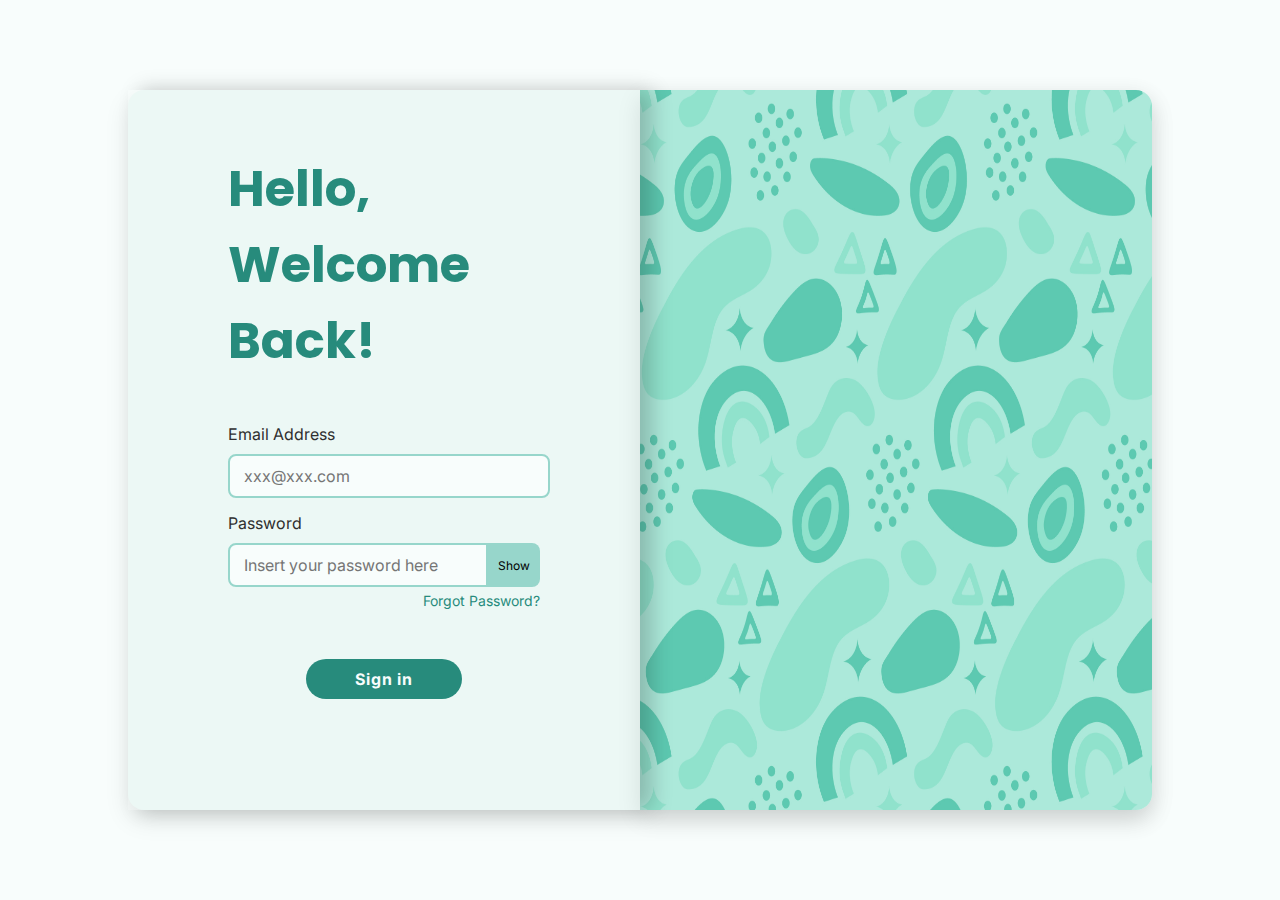
<file: index.html>
<!DOCTYPE html>
<html lang="en">
<head>
    <meta charset="UTF-8">
    <meta name="viewport" content="width=device-width, initial-scale=1.0">
    <link rel="preconnect" href="https://fonts.googleapis.com">
    <link rel="preconnect" href="https://fonts.gstatic.com" crossorigin>
    <link href="https://fonts.googleapis.com/css2?family=Inter:ital,opsz@0,14..32;1,14..32&family=Poppins:wght@400;600;700&display=swap" rel="stylesheet">
    <link rel="stylesheet" href="style.css">
    <title>Sign In Page</title>
</head>
<body>
    <main class="card">
        <section class="card__login">
            <h1>Hello, Welcome Back!</h1>
            <form action="">
                <label for="email">Email Address</label>
                <input type="email" name="email" 
                id="email" placeholder="xxx@xxx.com" required>
                <label for="password">Password</label>
                <div class="card__login-password">
                    <input type="password" name="password" id="password" placeholder="Insert your password here" required>
                    <button type="button" onclick="mostrarSenha()" id="passwordButton" >Show</button>
                </div>
                <script>
                    function mostrarSenha() {
                        const input = document.getElementById('password');
                        const button = event.target;

                        if (input.type ==="password") {
                            input.type ="text";
                            button.textContent = "Hide";
                        } else {
                            input.type = "password";
                            button.textContent = "Show";
                        }
                    }
                </script>

                <a href="/forgot-password.html">Forgot Password?</a>
                <button class="login__button"">Sign in</button>
            </form>
        </section>
        <img src="./img/signIn-background.jpg" alt="" class="login__img">
    </main>

    <script>
        function mostrarSenha() {
            const input = document.getElementById('password');
            const button = event.target;

            if (input.type ==="password") {
                input.type ="text";
                button.textContent = "Hide";
            } else {
                input.type = "password";
                button.textContent = "Show";
            }
        }
    </script>

</body>
</html>
</file>
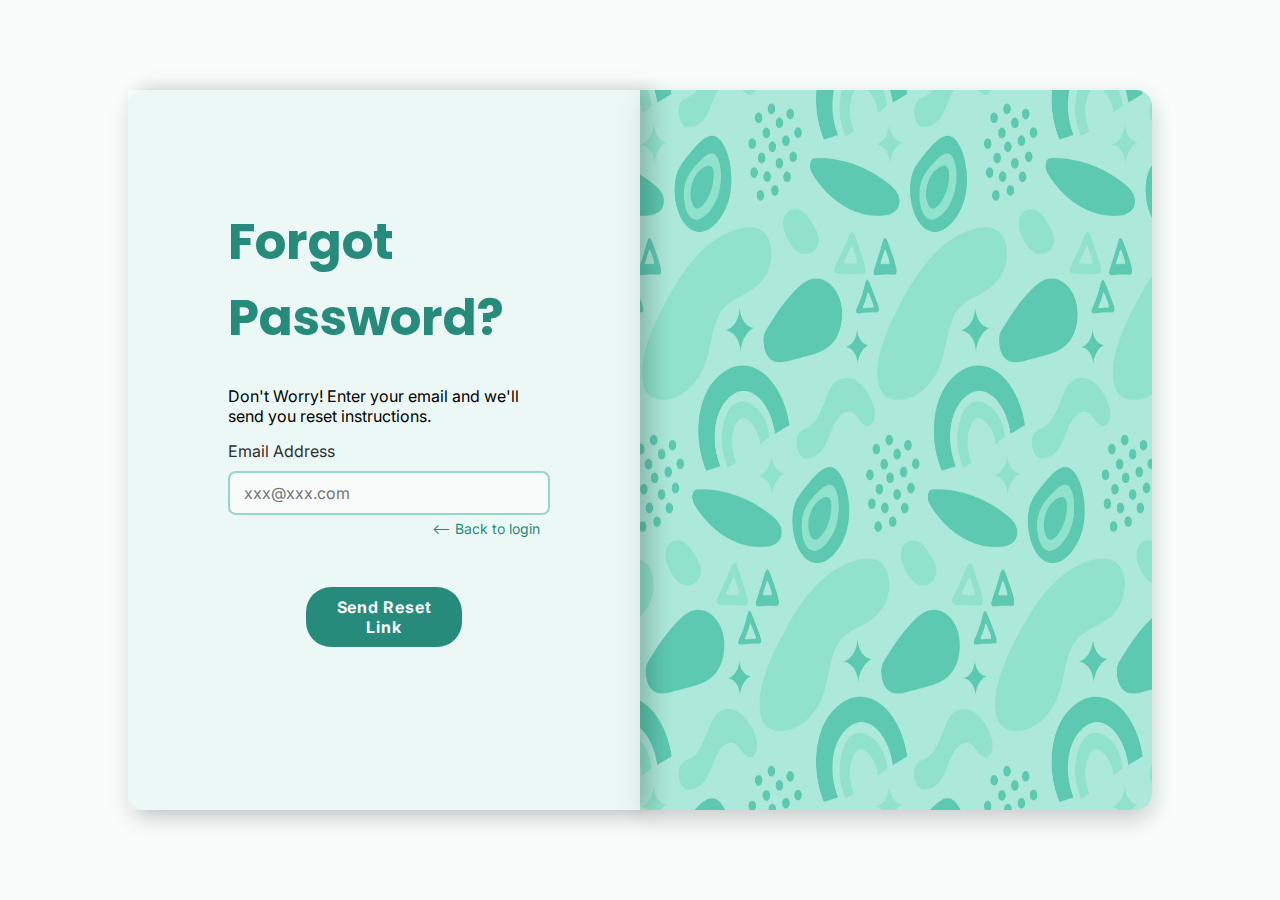
<file: forgot-password.html>
<!DOCTYPE html>
<html lang="en">
<head>
    <meta charset="UTF-8">
    <meta name="viewport" content="width=device-width, initial-scale=1.0">
    <link rel="preconnect" href="https://fonts.googleapis.com">
    <link rel="preconnect" href="https://fonts.gstatic.com" crossorigin>
    <link href="https://fonts.googleapis.com/css2?family=Inter:ital,opsz@0,14..32;1,14..32&family=Poppins:wght@400;600;700&display=swap" rel="stylesheet">
    <link rel="stylesheet" href="style.css">
    <title>Forgot Password</title>
</head>

<body>
    <main class="card">
        <section class="card__login">

            <h1>Forgot Password?</h1>
            <p>Don't Worry! Enter your email and we'll send you reset instructions.</p>

            <form action="" onsubmit="resetPassword(event)">
                <label for="email">Email Address</label>
                <input type="email" name="email" 
                id="email" placeholder="xxx@xxx.com" required>
                <a href="/index.html" class="backTo-button"> <-- Back to login</a>
                <button class="login__button"">Send Reset Link</button>
            </form>
        </section>
        <img src="./img/signIn-background.jpg" alt="" class="login__img">
    </main>

    <script>
        function resetPassword(event) {
            event.preventDefault();
            alert("A password reset link has been sent to your email.");
        }
    </script>
</body>
</html>
</file>
<file: style.css>
* {
    margin: 0;
    padding: 0;
    font-family: "Inter";
}

:root {
    --primary-color: #278B7C;
    --light-color: #F8FDFC;
    --medium-color: #97D6CB;
}

body {
    height: 100vh;
    display: flex;
    align-items: center;
    background-color: var(--light-color);
}

.card {
    display: flex;
    flex-direction: row;
    background-color: #ecf8f5;
    height: 80vh;
    width: 80vw;
    margin: auto;
    border-radius: 16px;
    box-shadow: 0 10px 24px rgba(0, 0, 0, 0.1);
}

img {
    width: 50%;
    border-radius: 0 16px 16px 0;
    box-shadow: 0 8px 24px rgba(0, 0, 0, 0.1);
}

.card__login form {
    display: flex;
    flex-direction: column;
}

.card__login {
    display: flex;
    flex-direction: column;
    justify-content: center;
    width: 50%;
    padding: 100px;
    box-shadow: 12px 0 20px rgba(0, 0, 0, 0.2);
    z-index: 1;
}

h1 { 
    color: var(--primary-color);
    font-size: 50px;
    margin-bottom: 30px;
    font-family: "Poppins";
}

input { 
    padding: 10px 14px;
    width: 93%;
    background-color: var(--light-color);
    border: 2px solid;
    border-radius: 8px;
    border-color: #97D6CB;
    transition: border 0.4s ease;
    font-size: 16px;
    color: #2F2F2F;
}

input:focus {
    border-color: var(--primary-color);
    outline: none;
}

label {
    color: #2F2F2F;
    margin-top: 15px;
    margin-bottom: 10px;
}

#passwordButton {
    background-color: var(--medium-color);
    border: none;
    border-radius: 0 8px 8px  0;
    font-size: 12px;
    padding: 0 10px;
    height: 100%;
    cursor: pointer;
}

.card__login-password {
    display: flex;
    align-items: center;
}

.card__login-password input {
    border-radius: 8px 0 0 8px;
}

.login__button {
    background-color: var(--primary-color);
    color: var(--light-color);
    padding: 10px 14px;
    font-size: 16px;
    font-weight: bold;
    letter-spacing: .8px;
    border: none;
    border-radius: 25px;
    width: 50%;
    margin: 50px auto;
    cursor: pointer;
    transition: background-color 0.3s ease;
}

.login__button:hover {
    background-color: var(--light-color);
    color: var(--primary-color);
    border: 3px solid;
    border-color: var(--primary-color);
}

a {
    color: var(--primary-color);
    font-size: 14px;
    text-decoration: none;
    margin-top: 5px;
    text-align: end;
}
</file>
